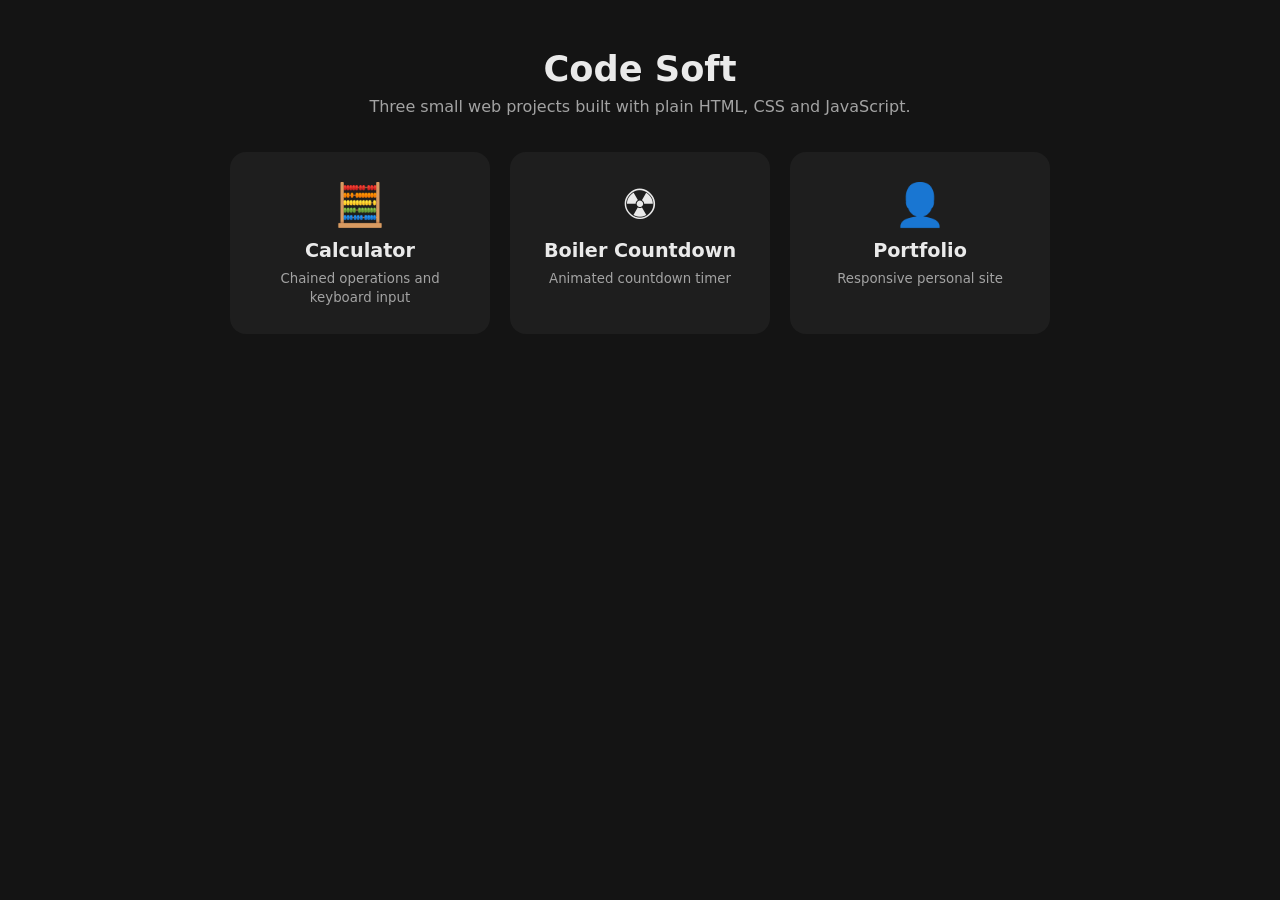
<file: index.html>
<!DOCTYPE html>
<html lang="en">
<head>
    <meta charset="UTF-8">
    <meta name="viewport" content="width=device-width, initial-scale=1.0">
    <title>Code Soft: Web Projects</title>
    <style>
        * { box-sizing: border-box; margin: 0; }
        body {
            min-height: 100vh; padding: 48px 16px; background: #141414; color: #eaeaea;
            font-family: system-ui, -apple-system, "Segoe UI", sans-serif; text-align: center;
        }
        h1 { font-size: 2.2rem; }
        p { color: #a3a3a3; margin: 8px 0 36px; }
        .grid { display: grid; grid-template-columns: repeat(auto-fit, minmax(220px, 1fr)); gap: 20px; max-width: 820px; margin: 0 auto; }
        a.card {
            display: block; padding: 28px 20px; border-radius: 16px; background: #1e1e1e; color: inherit;
            text-decoration: none; transition: transform .2s, background .2s;
        }
        a.card:hover { transform: translateY(-4px); background: #262626; }
        .icon { font-size: 2.6rem; }
        h2 { font-size: 1.2rem; margin: 10px 0 6px; }
        small { color: #a3a3a3; }
    </style>
</head>
<body>
    <h1>Code Soft</h1>
    <p>Three small web projects built with plain HTML, CSS and JavaScript.</p>
    <div class="grid">
        <a class="card" href="calculator/"><div class="icon">🧮</div><h2>Calculator</h2><small>Chained operations and keyboard input</small></a>
        <a class="card" href="countdown/"><div class="icon">☢️</div><h2>Boiler Countdown</h2><small>Animated countdown timer</small></a>
        <a class="card" href="portfolio/"><div class="icon">👤</div><h2>Portfolio</h2><small>Responsive personal site</small></a>
    </div>
</body>
</html>
</file>
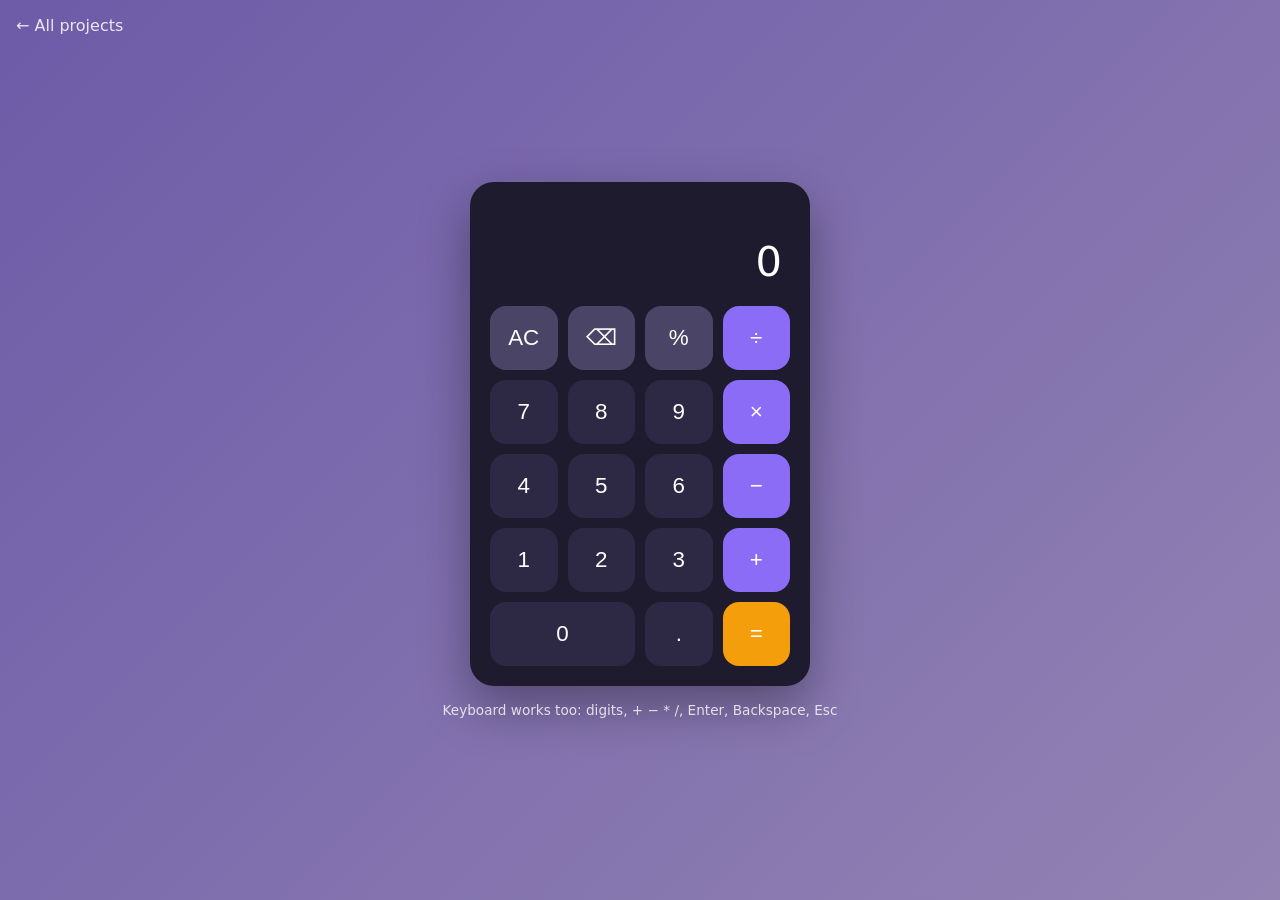
<file: calculator/index.html>
<!DOCTYPE html>
<html lang="en">
<head>
    <meta charset="UTF-8">
    <meta name="viewport" content="width=device-width, initial-scale=1.0">
    <title>Calculator</title>
    <link rel="stylesheet" href="style.css">
</head>
<body>
    <a class="back" href="../">← All projects</a>
    <main class="calculator" aria-label="Calculator">
        <div class="display">
            <div id="history" class="history" aria-live="polite"></div>
            <output id="display" class="current">0</output>
        </div>
        <div class="keys">
            <button class="fn" data-action="clear">AC</button>
            <button class="fn" data-action="delete">⌫</button>
            <button class="fn" data-action="percent">%</button>
            <button class="op" data-op="/">÷</button>

            <button data-digit="7">7</button>
            <button data-digit="8">8</button>
            <button data-digit="9">9</button>
            <button class="op" data-op="*">×</button>

            <button data-digit="4">4</button>
            <button data-digit="5">5</button>
            <button data-digit="6">6</button>
            <button class="op" data-op="-">−</button>

            <button data-digit="1">1</button>
            <button data-digit="2">2</button>
            <button data-digit="3">3</button>
            <button class="op" data-op="+">+</button>

            <button class="zero" data-digit="0">0</button>
            <button data-action="decimal">.</button>
            <button class="eq" data-action="equals">=</button>
        </div>
    </main>
    <p class="hint">Keyboard works too: digits, + − * /, Enter, Backspace, Esc</p>
    <script src="script.js"></script>
</body>
</html>
</file>
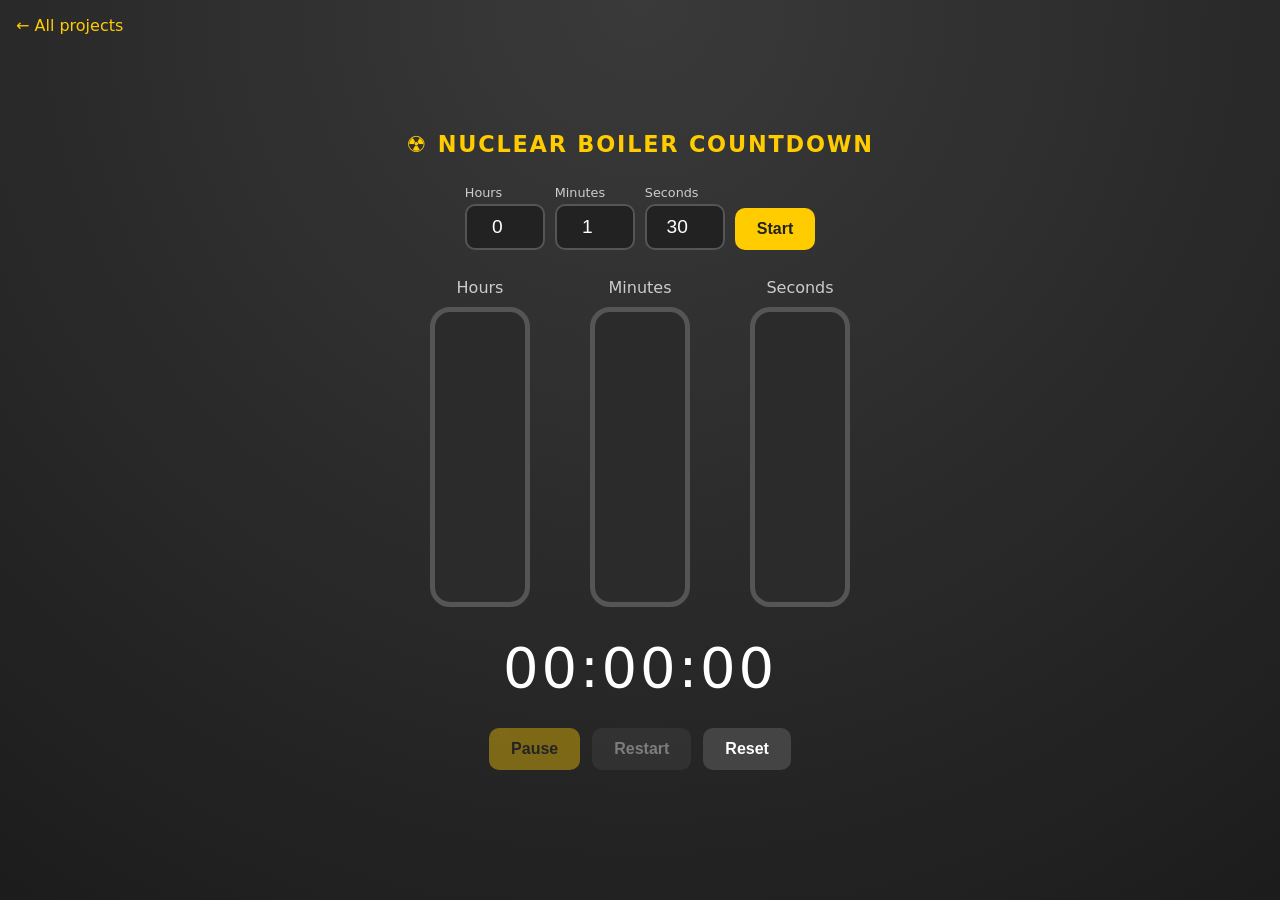
<file: countdown/index.html>
<!DOCTYPE html>
<html lang="en">
<head>
    <meta charset="UTF-8">
    <meta name="viewport" content="width=device-width, initial-scale=1">
    <title>Nuclear Boiler Countdown</title>
    <style>
        * { box-sizing: border-box; margin: 0; }
        body {
            min-height: 100vh;
            display: flex;
            flex-direction: column;
            align-items: center;
            justify-content: center;
            gap: 28px;
            padding: 24px 16px;
            background: radial-gradient(circle at top, #3a3a3a, #1c1c1c);
            font-family: system-ui, -apple-system, "Segoe UI", sans-serif;
            color: #fff;
        }
        .back { position: absolute; top: 16px; left: 16px; color: #ffcc00; text-decoration: none; }
        h1 { font-size: 1.4rem; letter-spacing: .08em; text-transform: uppercase; color: #ffcc00; }
        h1::before { content: "☢ "; }

        .setup { display: flex; gap: 10px; flex-wrap: wrap; justify-content: center; align-items: end; }
        .setup label { display: flex; flex-direction: column; font-size: .8rem; gap: 4px; color: #ccc; }
        .setup input {
            width: 80px; padding: 10px; font-size: 1.2rem; text-align: center;
            border-radius: 10px; border: 2px solid #555; background: #222; color: #fff;
        }

        .boilers { display: flex; gap: clamp(16px, 6vw, 60px); }
        .unit { text-align: center; }
        .label { margin-bottom: 10px; font-size: 1rem; color: #ccc; }
        .boiler {
            width: clamp(70px, 18vw, 100px); height: clamp(200px, 40vh, 300px);
            background: #2b2b2b; border: 5px solid #555; border-radius: 20px;
            position: relative; overflow: hidden;
        }
        .fuel {
            position: absolute; left: 0; bottom: 0; width: 100%; height: 0%;
            background: linear-gradient(#ffe066, #ffcc00 40%, #e6a800);
            box-shadow: 0 0 20px #ffcc00aa; transition: height .9s linear;
        }
        .boiler.critical .fuel { background: linear-gradient(#ff8a65, #ff5722); box-shadow: 0 0 25px #ff5722; }

        .time { font-size: clamp(2.2rem, 10vw, 3.5rem); font-variant-numeric: tabular-nums; letter-spacing: .05em; }
        .time.done { color: #ff5722; animation: blink 1s steps(2) infinite; }
        @keyframes blink { 50% { opacity: .2; } }

        .controls { display: flex; gap: 12px; flex-wrap: wrap; justify-content: center; }
        button {
            background: #ffcc00; color: #222; border: none; border-radius: 10px;
            padding: 12px 22px; font-size: 1rem; font-weight: 600; cursor: pointer;
        }
        button:disabled { opacity: .4; cursor: not-allowed; }
        button.secondary { background: #444; color: #fff; }
    </style>
</head>
<body>
<a class="back" href="../">← All projects</a>
<h1>Nuclear Boiler Countdown</h1>

<form class="setup" id="setup">
    <label>Hours <input id="h" type="number" min="0" max="99" value="0"></label>
    <label>Minutes <input id="m" type="number" min="0" max="59" value="1"></label>
    <label>Seconds <input id="s" type="number" min="0" max="59" value="30"></label>
    <button type="submit">Start</button>
</form>

<div class="boilers">
    <div class="unit"><div class="label">Hours</div><div class="boiler"><div class="fuel" id="fuel-h"></div></div></div>
    <div class="unit"><div class="label">Minutes</div><div class="boiler"><div class="fuel" id="fuel-m"></div></div></div>
    <div class="unit"><div class="label">Seconds</div><div class="boiler"><div class="fuel" id="fuel-s"></div></div></div>
</div>

<div class="time" id="time" aria-live="polite">00:00:00</div>

<div class="controls">
    <button id="pause" disabled>Pause</button>
    <button id="restart" class="secondary" disabled>Restart</button>
    <button id="reset" class="secondary">Reset</button>
</div>

<script>
    const $ = id => document.getElementById(id);
    let totalMs = 0, remainingMs = 0, endTime = 0, timer = null;

    const pad = n => String(n).padStart(2, "0");

    function render() {
        const secs = Math.ceil(remainingMs / 1000);
        const h = Math.floor(secs / 3600), m = Math.floor((secs % 3600) / 60), s = secs % 60;
        $("time").textContent = `${pad(h)}:${pad(m)}:${pad(s)}`;
        // Hours boiler drains relative to the starting hours; minutes and seconds drain each cycle.
        const startH = Math.floor(totalMs / 3600000);
        $("fuel-h").style.height = `${startH ? (h / startH) * 100 : 0}%`;
        $("fuel-m").style.height = `${(m / 59) * 100}%`;
        $("fuel-s").style.height = `${(s / 59) * 100}%`;
        const critical = totalMs > 0 && secs <= 10;
        document.querySelectorAll(".boiler").forEach(b => b.classList.toggle("critical", critical && secs > 0));
    }

    function tick() {
        remainingMs = Math.max(0, endTime - Date.now());
        render();
        if (remainingMs === 0) {
            stop();
            $("time").classList.add("done");
            $("pause").disabled = true;
        }
    }

    function run() {
        endTime = Date.now() + remainingMs;
        timer = setInterval(tick, 250);
        $("pause").textContent = "Pause";
        $("pause").disabled = false;
        $("restart").disabled = false;
        tick();
    }

    function stop() { clearInterval(timer); timer = null; }

    $("setup").addEventListener("submit", e => {
        e.preventDefault();
        const val = id => Math.max(0, parseInt($(id).value, 10) || 0);
        totalMs = ((val("h") * 60 + val("m")) * 60 + val("s")) * 1000;
        if (!totalMs) return;
        stop();
        $("time").classList.remove("done");
        remainingMs = totalMs;
        run();
    });

    $("pause").addEventListener("click", () => {
        if (timer) {                 // pause keeps the remaining time
            stop();
            remainingMs = Math.max(0, endTime - Date.now());
            $("pause").textContent = "Resume";
        } else if (remainingMs > 0) {
            run();
        }
    });

    $("restart").addEventListener("click", () => {
        stop();
        $("time").classList.remove("done");
        remainingMs = totalMs;
        run();
    });

    $("reset").addEventListener("click", () => {
        stop();
        totalMs = remainingMs = 0;
        $("time").classList.remove("done");
        $("pause").disabled = $("restart").disabled = true;
        $("pause").textContent = "Pause";
        render();
    });

    render();
</script>
</body>
</html>
</file>
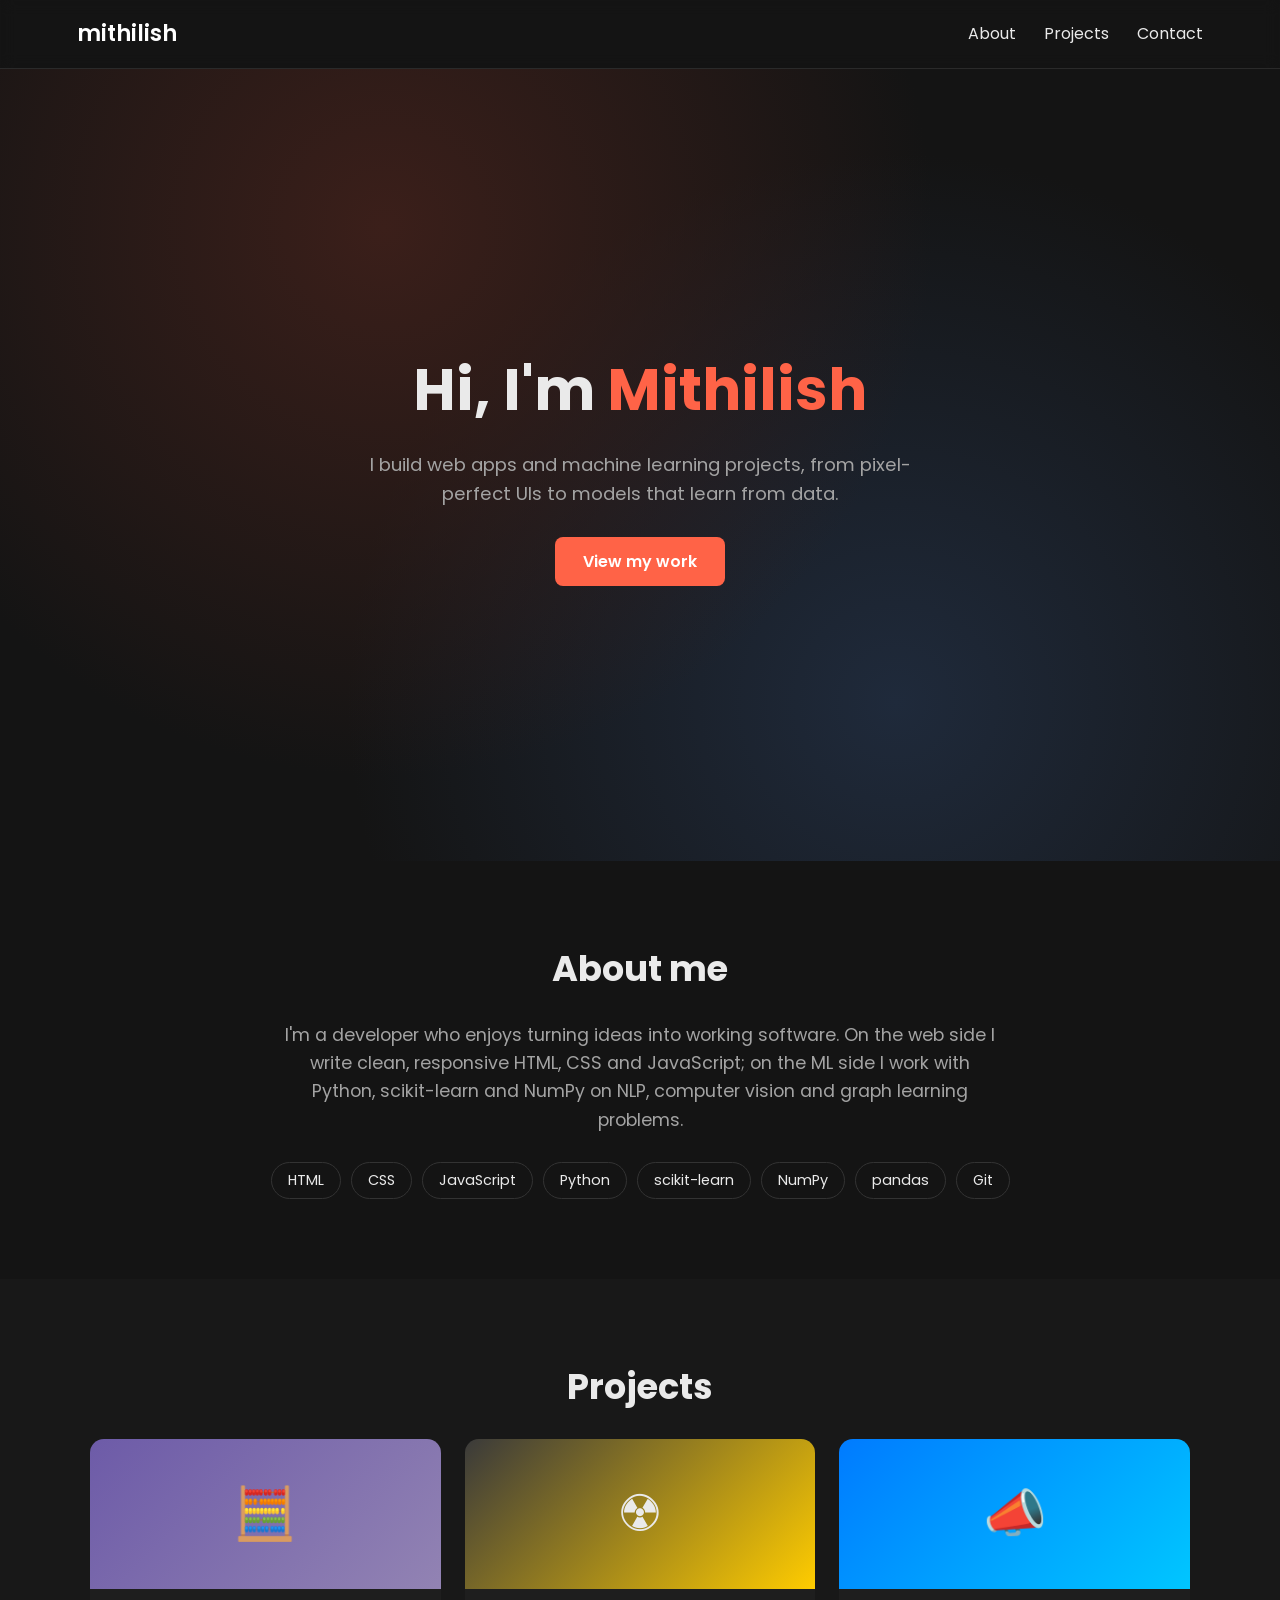
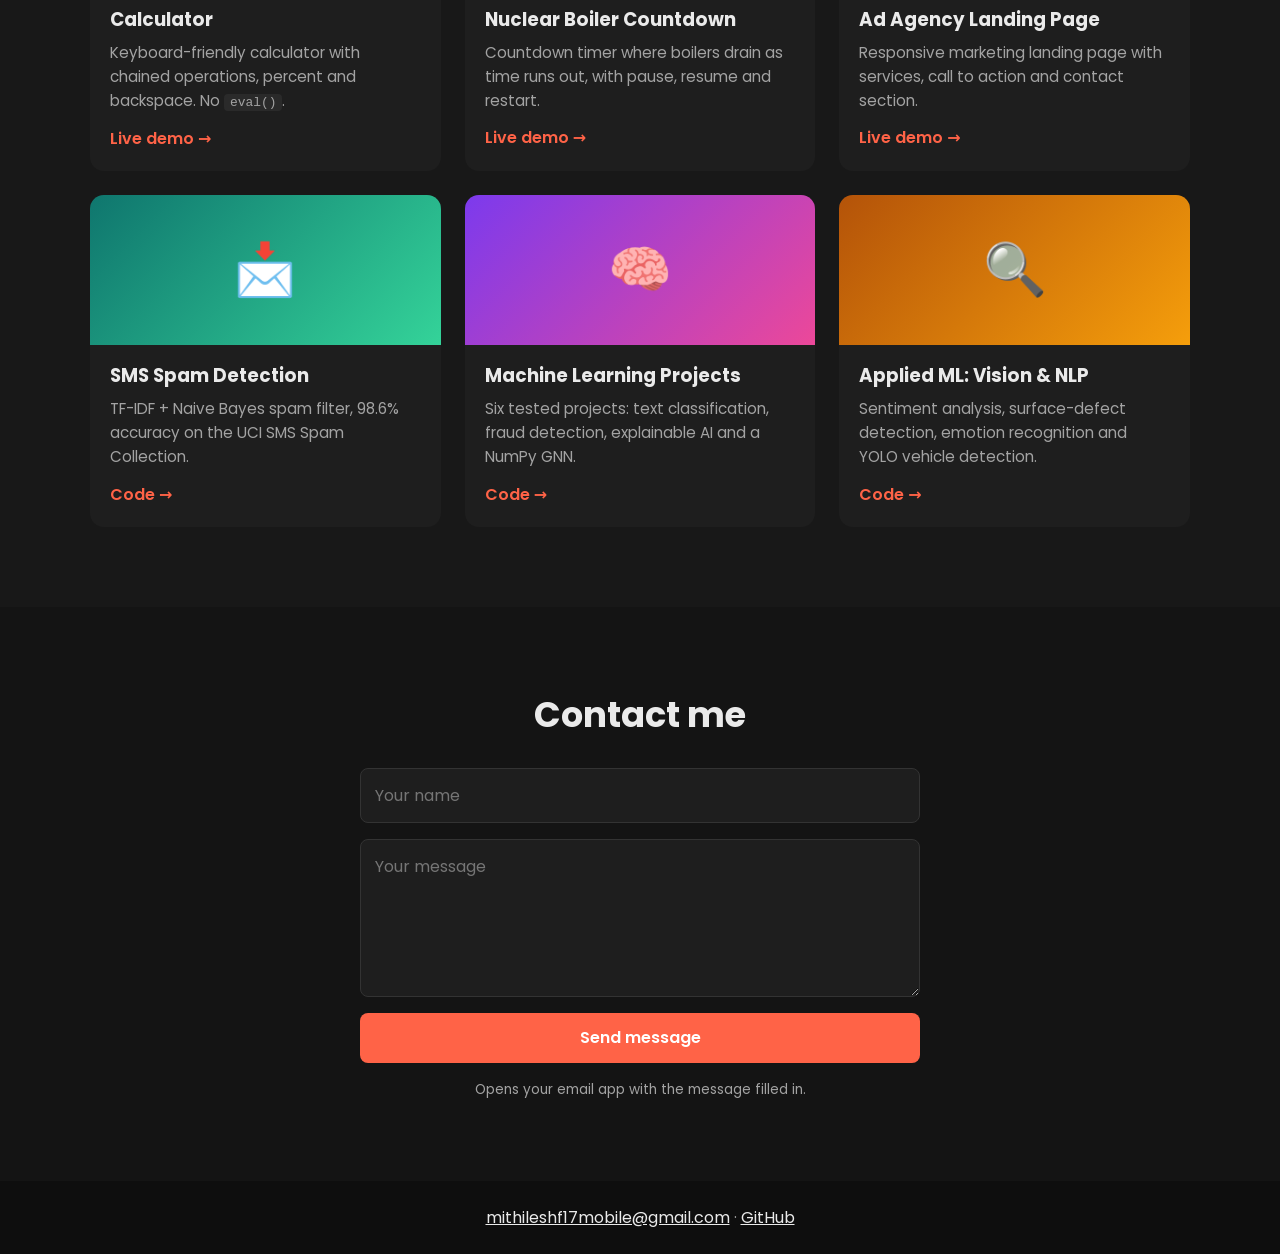
<file: portfolio/index.html>
<!DOCTYPE html>
<html lang="en">
<head>
    <meta charset="UTF-8">
    <meta name="viewport" content="width=device-width, initial-scale=1.0">
    <title>Mithilish | Portfolio</title>
    <meta name="description" content="Portfolio of Mithilish: web development and machine learning projects.">
    <link rel="preconnect" href="https://fonts.googleapis.com">
    <link href="https://fonts.googleapis.com/css2?family=Poppins:wght@300;400;600&display=swap" rel="stylesheet">
    <link rel="stylesheet" href="style.css">
</head>
<body>
    <nav class="nav">
        <a class="logo" href="#home">mithilish</a>
        <button class="menu-toggle" aria-label="Toggle menu" aria-expanded="false">☰</button>
        <ul class="links">
            <li><a href="#about">About</a></li>
            <li><a href="#projects">Projects</a></li>
            <li><a href="#contact">Contact</a></li>
        </ul>
    </nav>

    <header id="home" class="hero">
        <h1>Hi, I'm <span>Mithilish</span></h1>
        <p>I build web apps and machine learning projects, from pixel-perfect UIs to models that learn from data.</p>
        <a href="#projects" class="btn">View my work</a>
    </header>

    <section id="about" class="section">
        <h2>About me</h2>
        <p class="lead">
            I'm a developer who enjoys turning ideas into working software. On the web side I write clean,
            responsive HTML, CSS and JavaScript; on the ML side I work with Python, scikit-learn and NumPy on
            NLP, computer vision and graph learning problems.
        </p>
        <ul class="skills">
            <li>HTML</li><li>CSS</li><li>JavaScript</li><li>Python</li>
            <li>scikit-learn</li><li>NumPy</li><li>pandas</li><li>Git</li>
        </ul>
    </section>

    <section id="projects" class="section alt">
        <h2>Projects</h2>
        <div class="grid">
            <article class="card">
                <div class="thumb" style="--c1:#6d5ba8;--c2:#9283b3">🧮</div>
                <h3>Calculator</h3>
                <p>Keyboard-friendly calculator with chained operations, percent and backspace. No <code>eval()</code>.</p>
                <a href="../calculator/">Live demo →</a>
            </article>
            <article class="card">
                <div class="thumb" style="--c1:#3a3a3a;--c2:#ffcc00">☢️</div>
                <h3>Nuclear Boiler Countdown</h3>
                <p>Countdown timer where boilers drain as time runs out, with pause, resume and restart.</p>
                <a href="../countdown/">Live demo →</a>
            </article>
            <article class="card">
                <div class="thumb" style="--c1:#007bff;--c2:#00c6ff">📣</div>
                <h3>Ad Agency Landing Page</h3>
                <p>Responsive marketing landing page with services, call to action and contact section.</p>
                <a href="https://grapherithilesh27.github.io/mithilish-landing-page-/">Live demo →</a>
            </article>
            <article class="card">
                <div class="thumb" style="--c1:#0f766e;--c2:#34d399">📩</div>
                <h3>SMS Spam Detection</h3>
                <p>TF-IDF + Naive Bayes spam filter, 98.6% accuracy on the UCI SMS Spam Collection.</p>
                <a href="https://github.com/grapherithilesh27/sms-spam-detection-ml">Code →</a>
            </article>
            <article class="card">
                <div class="thumb" style="--c1:#7c3aed;--c2:#ec4899">🧠</div>
                <h3>Machine Learning Projects</h3>
                <p>Six tested projects: text classification, fraud detection, explainable AI and a NumPy GNN.</p>
                <a href="https://github.com/grapherithilesh27/Machine-Learning-Projects-">Code →</a>
            </article>
            <article class="card">
                <div class="thumb" style="--c1:#b45309;--c2:#f59e0b">🔍</div>
                <h3>Applied ML: Vision &amp; NLP</h3>
                <p>Sentiment analysis, surface-defect detection, emotion recognition and YOLO vehicle detection.</p>
                <a href="https://github.com/grapherithilesh27/Machine-Learning-Things">Code →</a>
            </article>
        </div>
    </section>

    <section id="contact" class="section">
        <h2>Contact me</h2>
        <form id="contact-form" class="contact">
            <input type="text" name="name" placeholder="Your name" required>
            <textarea name="message" rows="5" placeholder="Your message" required></textarea>
            <button type="submit" class="btn">Send message</button>
            <p class="note">Opens your email app with the message filled in.</p>
        </form>
    </section>

    <footer class="footer">
        <a href="mailto:mithileshf17mobile@gmail.com">mithileshf17mobile@gmail.com</a> ·
        <a href="https://github.com/grapherithilesh27">GitHub</a>
    </footer>

    <script>
        const toggle = document.querySelector(".menu-toggle");
        const links = document.querySelector(".links");
        toggle.addEventListener("click", () => {
            const open = links.classList.toggle("open");
            toggle.setAttribute("aria-expanded", open);
        });
        links.addEventListener("click", () => links.classList.remove("open"));

        document.getElementById("contact-form").addEventListener("submit", e => {
            e.preventDefault();
            const f = e.target;
            const subject = encodeURIComponent(`Portfolio message from ${f.name.value}`);
            const body = encodeURIComponent(f.message.value);
            window.location.href = `mailto:mithileshf17mobile@gmail.com?subject=${subject}&body=${body}`;
        });
    </script>
</body>
</html>
</file>
<file: calculator/style.css>
* { box-sizing: border-box; margin: 0; }

body {
    min-height: 100vh;
    display: flex;
    flex-direction: column;
    align-items: center;
    justify-content: center;
    gap: 16px;
    padding: 16px;
    font-family: system-ui, -apple-system, "Segoe UI", sans-serif;
    background: linear-gradient(135deg, #6d5ba8, #9283b3);
}

.back { position: absolute; top: 16px; left: 16px; color: #fff; text-decoration: none; opacity: .85; }
.back:hover { opacity: 1; }

.calculator {
    width: min(340px, 100%);
    background: #1e1b2e;
    border-radius: 24px;
    padding: 20px;
    box-shadow: 0 20px 50px rgba(0, 0, 0, .35);
}

.display { text-align: right; padding: 12px 8px 20px; color: #fff; overflow: hidden; }
.history { min-height: 1.4em; color: #a9a3c4; font-size: 1rem; word-break: break-all; }
.current { display: block; font-size: 2.6rem; font-weight: 300; word-break: break-all; }

.keys { display: grid; grid-template-columns: repeat(4, 1fr); gap: 10px; }

button {
    height: 64px;
    border: none;
    border-radius: 16px;
    font-size: 1.4rem;
    color: #fff;
    background: #2d2944;
    cursor: pointer;
    transition: transform .06s, filter .15s;
}
button:hover { filter: brightness(1.2); }
button:active { transform: scale(.95); }
button.fn { background: #4a4566; }
button.op { background: #8b6cf6; }
button.op.active { background: #fff; color: #8b6cf6; }
button.eq { background: #f59e0b; grid-column: span 1; }
button.zero { grid-column: span 2; }

.hint { color: rgba(255, 255, 255, .8); font-size: .85rem; text-align: center; }
</file>
<file: portfolio/style.css>
* { margin: 0; padding: 0; box-sizing: border-box; }

:root {
    --bg: #141414;
    --panel: #1e1e1e;
    --text: #eaeaea;
    --muted: #a3a3a3;
    --accent: #ff6347;
}

html { scroll-behavior: smooth; }

body { font-family: "Poppins", system-ui, sans-serif; background: var(--bg); color: var(--text); line-height: 1.6; }

a { color: var(--accent); }

/* Navigation */
.nav {
    position: sticky; top: 0; z-index: 10;
    display: flex; align-items: center; justify-content: space-between;
    padding: 16px 6vw; background: rgba(20, 20, 20, .9); backdrop-filter: blur(8px);
    border-bottom: 1px solid #2a2a2a;
}
.logo { color: #fff; font-weight: 600; font-size: 1.4rem; text-decoration: none; }
.links { display: flex; gap: 28px; list-style: none; }
.links a { color: var(--text); text-decoration: none; }
.links a:hover { color: var(--accent); }
.menu-toggle { display: none; background: none; border: none; color: #fff; font-size: 1.6rem; cursor: pointer; }

/* Hero */
.hero {
    min-height: 88vh; display: flex; flex-direction: column; justify-content: center; align-items: center;
    text-align: center; padding: 0 16px;
    background: radial-gradient(circle at 30% 20%, #3b1f1a, transparent 50%),
                radial-gradient(circle at 70% 80%, #1f2a3b, transparent 50%);
}
.hero h1 { font-size: clamp(2.2rem, 6vw, 3.6rem); animation: fadeInDown 1s ease-out; }
.hero h1 span { color: var(--accent); }
.hero p { max-width: 600px; margin: 14px 0 28px; color: var(--muted); font-size: 1.15rem; animation: fadeInUp 1.3s ease-out; }

.btn {
    display: inline-block; padding: 12px 28px; border: none; border-radius: 8px;
    background: var(--accent); color: #fff; font: inherit; font-weight: 600; text-decoration: none;
    cursor: pointer; transition: transform .2s, background .3s;
}
.btn:hover { background: #e5533d; transform: translateY(-2px); }

@keyframes fadeInDown { from { opacity: 0; transform: translateY(-40px); } to { opacity: 1; transform: none; } }
@keyframes fadeInUp { from { opacity: 0; transform: translateY(40px); } to { opacity: 1; transform: none; } }

/* Sections */
.section { padding: 80px 6vw; text-align: center; }
.section.alt { background: #181818; }
.section h2 { font-size: 2.2rem; margin-bottom: 24px; }
.lead { max-width: 720px; margin: 0 auto; color: var(--muted); font-size: 1.1rem; }

.skills { display: flex; flex-wrap: wrap; justify-content: center; gap: 10px; margin-top: 28px; list-style: none; }
.skills li { padding: 6px 16px; border: 1px solid #333; border-radius: 999px; font-size: .9rem; }

/* Project cards */
.grid { display: grid; grid-template-columns: repeat(auto-fit, minmax(260px, 1fr)); gap: 24px; max-width: 1100px; margin: 0 auto; }
.card {
    background: var(--panel); border-radius: 14px; overflow: hidden; text-align: left;
    padding-bottom: 20px; transition: transform .3s, box-shadow .3s;
}
.card:hover { transform: translateY(-6px); box-shadow: 0 16px 32px rgba(0, 0, 0, .4); }
.thumb {
    height: 150px; display: grid; place-items: center; font-size: 3.2rem;
    background: linear-gradient(135deg, var(--c1), var(--c2));
}
.card h3 { margin: 16px 20px 6px; font-size: 1.15rem; }
.card p { margin: 0 20px 12px; color: var(--muted); font-size: .95rem; }
.card a { margin: 0 20px; font-weight: 600; text-decoration: none; }
code { background: #2a2a2a; padding: 1px 6px; border-radius: 4px; font-size: .85em; }

/* Contact */
.contact { max-width: 560px; margin: 0 auto; display: flex; flex-direction: column; gap: 16px; }
.contact input, .contact textarea {
    padding: 14px; font: inherit; color: var(--text); background: var(--panel);
    border: 1px solid #333; border-radius: 8px;
}
.contact input:focus, .contact textarea:focus { outline: 2px solid var(--accent); border-color: transparent; }
.note { color: var(--muted); font-size: .85rem; }

.footer { padding: 24px; text-align: center; background: #0e0e0e; color: var(--muted); }
.footer a { color: var(--text); }

@media (max-width: 640px) {
    .menu-toggle { display: block; }
    .links {
        display: none; position: absolute; top: 100%; left: 0; right: 0;
        flex-direction: column; gap: 0; background: #141414; border-bottom: 1px solid #2a2a2a;
    }
    .links.open { display: flex; }
    .links li a { display: block; padding: 14px 6vw; }
}
</file>
